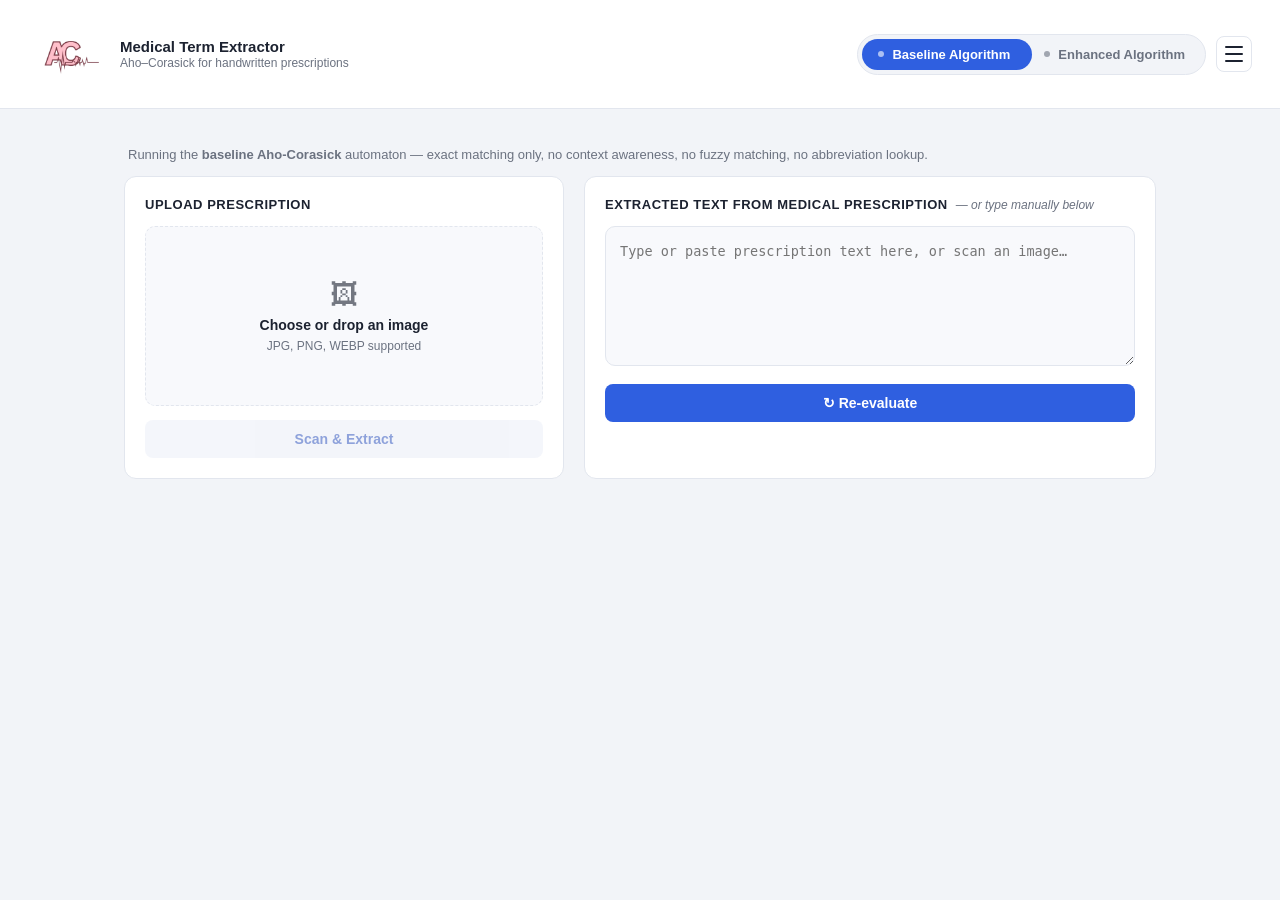
<file: medterm-extractor/medterm-extractor/frontend/index.html>
<!DOCTYPE html>
<html lang="en">
<head>
<meta charset="UTF-8" />
<meta name="viewport" content="width=device-width, initial-scale=1.0" />
<title>Medical Term Extractor — Aho-Corasick</title>
<link rel="stylesheet" href="style.css" />
</head>
<body>

  <header class="topbar">
    <div class="brand">
      <img class="brand-mark" src="logoo.png" alt="Medical Term Extractor logo" />
      <div class="brand-text">
        <span class="brand-title">Medical Term Extractor</span>
        <span class="brand-sub">Aho–Corasick for handwritten prescriptions</span>
      </div>
    </div>

    <nav class="mode-switch" role="tablist" aria-label="Algorithm mode">
      <div class="mode-toggle">
        <button class="mode-btn active" data-mode="original" role="tab" aria-selected="true">
          <span class="mode-dot"></span>
          Baseline Algorithm
        </button>
        <button class="mode-btn" data-mode="enhanced" role="tab" aria-selected="false">
          <span class="mode-dot"></span>
          Enhanced Algorithm
        </button>
        <span class="mode-thumb" aria-hidden="true"></span>
      </div>

      <button class="hamburger" id="hamburgerBtn" aria-label="Toggle menu">
      <span></span>
      <span></span>
      <span></span>
      </button>

      <div class="nav-links" id="navLinks">
        <a href="sop1/index.html">Repeated Failure Link Traversal (Skip Table)</a>
        <a href="sop2/index.html">Scattered Non-Contiguous Node Allocation (Two-Pass Breadth-First Search)</a>
        <a href="sop3/index.html">Full Alphabet Transition Storage (Tiered Hot or Cold Storage)</a>
      </div>
      
    </nav>


  </header>

  <main class="layout">

    <p class="mode-caption" id="modeCaption">
      Running the <strong>baseline Aho-Corasick</strong> automaton — exact matching only, no context awareness, no fuzzy matching, no abbreviation lookup.
    </p>

    <section class="panels">
      <!-- LEFT: upload -->
      <div class="card">
        <h2 class="card-title">Upload Prescription</h2>

        <label class="dropzone" id="dropzone" for="fileInput">
          <input type="file" id="fileInput" accept="image/jpeg,image/png,image/webp" hidden />
          <div class="dropzone-icon">🖼</div>
          <div class="dropzone-title" id="dropzoneTitle">Choose or drop an image</div>
          <div class="dropzone-sub">JPG, PNG, WEBP supported</div>
          <img id="previewImg" class="preview-img" alt="Prescription preview" hidden />
        </label>

        <button class="btn btn-secondary" id="scanBtn" disabled>
          <span class="spinner" id="scanSpinner" hidden></span>
          <span id="scanBtnLabel">Scan &amp; Extract</span>
        </button>
      </div>

      <!-- RIGHT: extracted text -->
      <div class="card">
        <div class="card-title-row">
          <h2 class="card-title">Extracted Text from Medical Prescription</h2>
          <span class="hint">— or type manually below</span>
        </div>

        <textarea id="textInput" class="text-input"
          placeholder="Type or paste prescription text here, or scan an image…"></textarea>

        <button class="btn btn-primary" id="evaluateBtn">
          <span class="spinner" id="evalSpinner" hidden></span>
          <span id="evalBtnLabel">↻ Re-evaluate</span>
        </button>
      </div>
    </section>

    <!-- RESULTS -->
    <section class="results-card" id="resultsCard">
      <div id="resultsContent" hidden>
        <div class="results-header">
          <h2 class="card-title">Analysis Results</h2>
          <span class="badge" id="resultModeBadge">ORIGINAL</span>
        </div>

        <div class="highlighted-text" id="highlightedText"></div>

        <div class="results-grid">
          <div class="results-col">
            <h3 class="results-subtitle">Identified Medical Terms</h3>
            <table class="terms-table" id="termsTable">
              <thead>
                <tr>
                  <th>Term</th>
                  <th>Category</th>
                  <th id="confidenceHeader" hidden>Confidence</th>
                  <th id="scoreHeader" hidden>Score</th>
                </tr>
              </thead>
              <tbody id="termsTableBody"></tbody>
            </table>
            <p class="no-terms" id="noTermsMsg" hidden>No medical terms matched.</p>
          </div>

          <div class="results-col" id="abbrevCol" hidden>
            <h3 class="results-subtitle">Abbreviations Panel</h3>
            <ul class="abbrev-list" id="abbrevList"></ul>
          </div>
        </div>
      </div>
    </section>

    <p class="error-banner" id="errorBanner" hidden></p>

  </main>

  <script src="script.js"></script>
</body>
</html>
</file>
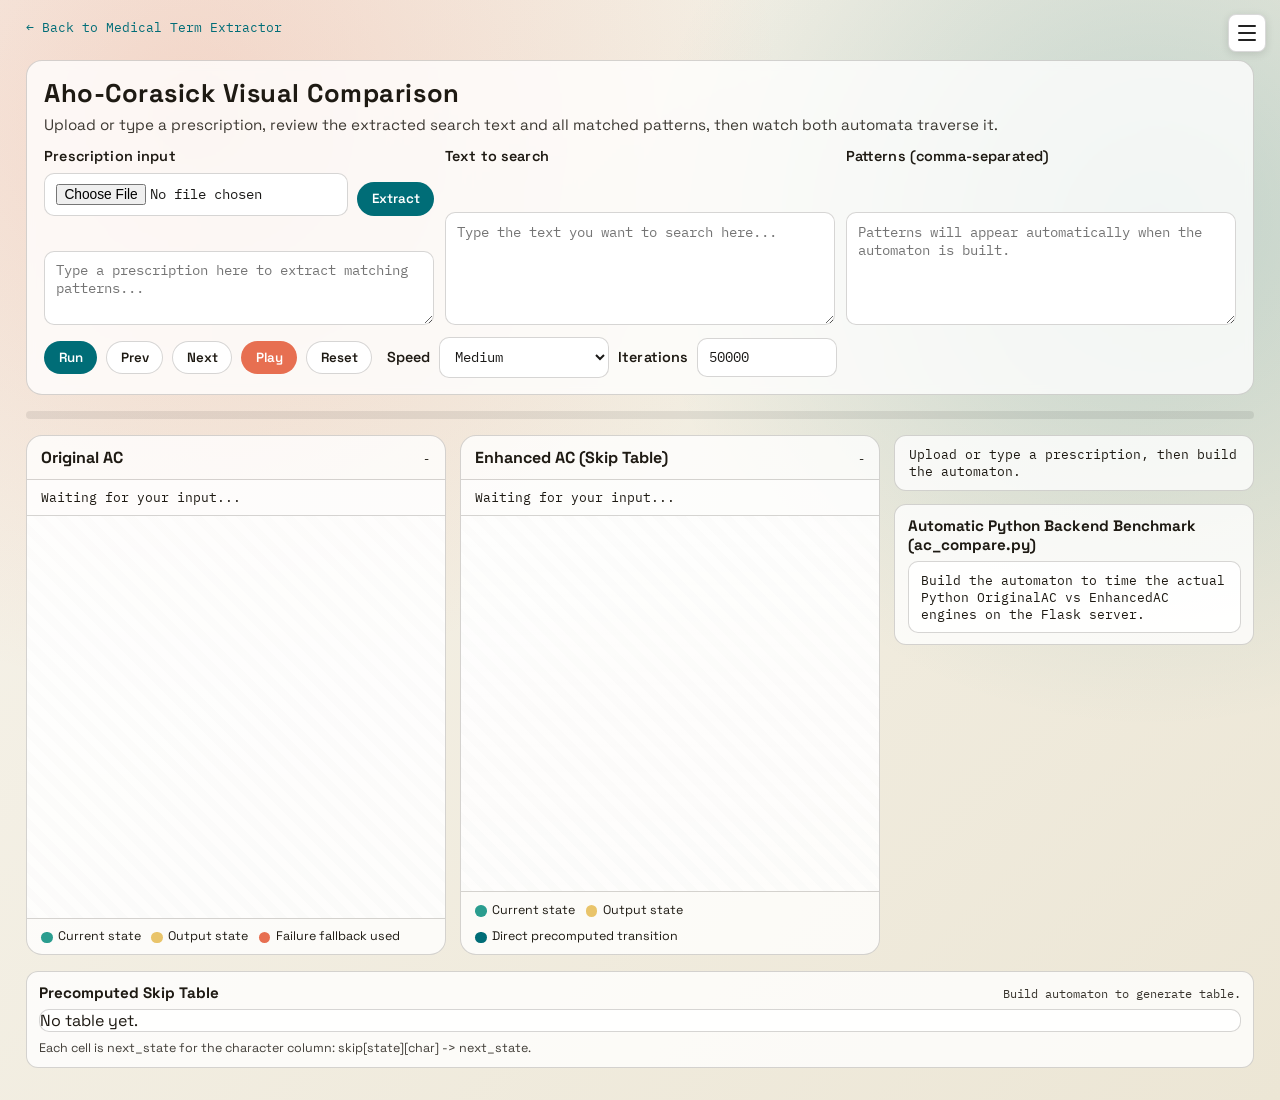
<file: medterm-extractor/medterm-extractor/frontend/sop1/index.html>
<!doctype html>
<html lang="en">
<head>
  <meta charset="UTF-8" />
  <meta name="viewport" content="width=device-width, initial-scale=1.0" />
  <title>Aho-Corasick Side-by-Side Visualizer</title>
  <link rel="preconnect" href="https://fonts.googleapis.com">
  <link rel="preconnect" href="https://fonts.gstatic.com" crossorigin>
  <link href="https://fonts.googleapis.com/css2?family=Space+Grotesk:wght@400;500;700&family=IBM+Plex+Mono:wght@400;600&display=swap" rel="stylesheet">
  <style>
    :root {
      --bg-1: #f7f4ec;
      --bg-2: #ece6d5;
      --ink: #1e1a13;
      --card: rgba(255, 255, 255, 0.78);
      --line: rgba(30, 26, 19, 0.18);
      --accent-a: #006d77;
      --accent-b: #e76f51;
      --accent-c: #f4a261;
      --ok: #2a9d8f;
      --warn: #b44b2d;
    }

    * { box-sizing: border-box; }

    body {
      margin: 0;
      font-family: "Space Grotesk", sans-serif;
      color: var(--ink);
      background:
        radial-gradient(circle at 15% 10%, rgba(231, 111, 81, 0.22), transparent 40%),
        radial-gradient(circle at 90% 20%, rgba(0, 109, 119, 0.2), transparent 35%),
        linear-gradient(135deg, var(--bg-1), var(--bg-2));
      min-height: 100vh;
    }

    .wrap {
      width: min(1400px, 96vw);
      margin: 1.2rem auto 2rem;
      display: grid;
      gap: 1rem;
    }

    .hero {
      background: var(--card);
      border: 1px solid var(--line);
      border-radius: 16px;
      padding: 1rem 1.1rem;
      backdrop-filter: blur(4px);
    }

    h1 {
      margin: 0;
      font-size: clamp(1.15rem, 2vw, 1.65rem);
      letter-spacing: 0.02em;
    }

    .sub {
      margin-top: 0.35rem;
      font-size: 0.95rem;
      opacity: 0.86;
    }

    .control-grid {
      display: grid;
      grid-template-columns: 1fr 1fr 1fr;
      gap: 0.65rem;
    }

    @media (max-width: 900px) {
      .control-grid {
        grid-template-columns: 1fr;
      }
    }

    .upload-row {
      display: grid;
      grid-template-columns: minmax(0, 1fr) auto;
      gap: 0.55rem;
      align-items: end;
    }

    .upload-status {
      grid-column: 1 / -1;
      min-height: 1.1rem;
      font-family: "IBM Plex Mono", monospace;
      font-size: 0.76rem;
      opacity: 0.82;
    }

    .row {
      display: grid;
      gap: 0.55rem;
      grid-template-columns: 1fr;
    }

    .label {
      font-size: 0.9rem;
      font-weight: 600;
      letter-spacing: 0.01em;
    }

    textarea, input, select {
      width: 100%;
      border-radius: 10px;
      border: 1px solid var(--line);
      background: rgba(255, 255, 255, 0.95);
      padding: 0.6rem 0.7rem;
      font-family: "IBM Plex Mono", monospace;
      font-size: 0.86rem;
      color: #1a1917;
    }

    textarea { min-height: 74px; resize: vertical; }

    .buttons {
      display: flex;
      flex-wrap: wrap;
      gap: 0.55rem;
      align-items: center;
    }

    button {
      border: 1px solid var(--line);
      background: white;
      color: var(--ink);
      border-radius: 999px;
      padding: 0.45rem 0.85rem;
      font-family: "Space Grotesk", sans-serif;
      font-weight: 600;
      cursor: pointer;
      transition: transform 120ms ease, box-shadow 120ms ease;
    }

    button:hover {
      transform: translateY(-1px);
      box-shadow: 0 6px 12px rgba(0, 0, 0, 0.08);
    }

    button.primary { background: var(--accent-a); color: #fff; border-color: transparent; }
    button.alt { background: var(--accent-b); color: #fff; border-color: transparent; }

    .panels {
      display: grid;
      grid-template-columns: 1fr;
      gap: 0.9rem;
    }

    .analysis-layout {
      display: grid;
      grid-template-columns: minmax(0, 1fr) minmax(270px, 360px);
      gap: 0.9rem;
      align-items: start;
    }

    .results-column {
      display: grid;
      gap: 0.8rem;
      position: sticky;
      top: 1rem;
    }

    @media (min-width: 1120px) {
      .panels {
        grid-template-columns: 1fr 1fr;
      }
    }

    @media (max-width: 900px) {
      .analysis-layout { grid-template-columns: 1fr; }
      .results-column { position: static; }
    }

    .panel {
      background: var(--card);
      border: 1px solid var(--line);
      border-radius: 16px;
      overflow: hidden;
      display: grid;
      grid-template-rows: auto auto 1fr auto;
      min-height: 520px;
    }

    .panel-head {
      padding: 0.7rem 0.9rem;
      border-bottom: 1px solid var(--line);
      display: flex;
      justify-content: space-between;
      align-items: baseline;
    }

    .panel-title {
      font-size: 1rem;
      font-weight: 700;
    }

    .meta {
      font-family: "IBM Plex Mono", monospace;
      font-size: 0.76rem;
      opacity: 0.9;
    }

    .step-strip {
      padding: 0.55rem 0.9rem;
      border-bottom: 1px solid var(--line);
      font-family: "IBM Plex Mono", monospace;
      font-size: 0.82rem;
      background: rgba(255, 255, 255, 0.55);
    }

    .canvas-wrap {
      position: relative;
      min-height: 290px;
      background:
        linear-gradient(180deg, rgba(255, 255, 255, 0.66), rgba(255, 255, 255, 0.54)),
        repeating-linear-gradient(
          45deg,
          rgba(0, 0, 0, 0.02),
          rgba(0, 0, 0, 0.02) 8px,
          rgba(0, 0, 0, 0.0) 8px,
          rgba(0, 0, 0, 0.0) 16px
        );
      overflow: auto;
    }

    svg {
      width: 100%;
      min-height: 360px;
      display: block;
    }

    .legend {
      padding: 0.6rem 0.9rem;
      border-top: 1px solid var(--line);
      display: flex;
      flex-wrap: wrap;
      gap: 0.65rem;
      font-size: 0.78rem;
      align-items: center;
    }

    .dot {
      width: 0.72rem;
      height: 0.72rem;
      border-radius: 50%;
      display: inline-block;
      margin-right: 0.34rem;
      vertical-align: middle;
    }

    .status {
      background: var(--card);
      border: 1px solid var(--line);
      border-radius: 12px;
      padding: 0.62rem 0.85rem;
      font-family: "IBM Plex Mono", monospace;
      font-size: 0.82rem;
      white-space: pre-wrap;
    }

    .matches {
      display: grid;
      grid-template-columns: 1fr;
      gap: 0.8rem;
    }

    @media (min-width: 860px) {
      .matches { grid-template-columns: 1fr 1fr; }
    }

    .match-box {
      background: rgba(255, 255, 255, 0.8);
      border: 1px solid var(--line);
      border-radius: 12px;
      padding: 0.6rem 0.75rem;
      min-height: 92px;
      font-family: "IBM Plex Mono", monospace;
      font-size: 0.78rem;
      overflow: auto;
    }

    .bar {
      height: 8px;
      border-radius: 999px;
      background: rgba(0, 0, 0, 0.08);
      overflow: hidden;
    }

    .bar > span {
      display: block;
      height: 100%;
      background: linear-gradient(90deg, var(--accent-a), var(--accent-c));
      width: 0%;
      transition: width 120ms linear;
    }

    .skip-wrap {
      background: var(--card);
      border: 1px solid var(--line);
      border-radius: 12px;
      padding: 0.7rem 0.8rem;
      display: grid;
      gap: 0.45rem;
    }

    .skip-head {
      display: flex;
      justify-content: space-between;
      gap: 0.75rem;
      align-items: baseline;
      flex-wrap: wrap;
    }

    .skip-title {
      font-size: 0.95rem;
      font-weight: 700;
    }

    .skip-meta {
      font-family: "IBM Plex Mono", monospace;
      font-size: 0.76rem;
      opacity: 0.88;
    }

    .skip-table-box {
      max-height: 280px;
      overflow: auto;
      border: 1px solid var(--line);
      border-radius: 10px;
      background: rgba(255, 255, 255, 0.86);
    }

    table.skip-table {
      border-collapse: collapse;
      width: max-content;
      min-width: 100%;
      font-family: "IBM Plex Mono", monospace;
      font-size: 0.73rem;
    }

    .skip-table th,
    .skip-table td {
      border: 1px solid rgba(30, 26, 19, 0.16);
      padding: 0.28rem 0.36rem;
      text-align: center;
      white-space: nowrap;
    }

    .skip-table thead th {
      position: sticky;
      top: 0;
      background: #f5efe0;
      z-index: 2;
    }

    .skip-table th:first-child,
    .skip-table td:first-child {
      position: sticky;
      left: 0;
      background: #f9f4e9;
      z-index: 1;
      font-weight: 700;
    }

    .skip-note {
      font-size: 0.78rem;
      opacity: 0.84;
    }

    .bench-wrap {
      background: var(--card);
      border: 1px solid var(--line);
      border-radius: 12px;
      padding: 0.7rem 0.8rem;
      display: grid;
      gap: 0.45rem;
    }

    .bench-title {
      font-size: 0.95rem;
      font-weight: 700;
    }

    .bench-box {
      background: rgba(255, 255, 255, 0.86);
      border: 1px solid var(--line);
      border-radius: 10px;
      padding: 0.6rem 0.75rem;
      font-family: "IBM Plex Mono", monospace;
      font-size: 0.8rem;
      white-space: pre-wrap;
    }
  </style>
  <style>
    .site-nav { position: fixed; top: 14px; right: 14px; z-index: 1000; font-family: "Space Grotesk", sans-serif; }
    .site-nav .hamburger { display: flex; flex-direction: column; justify-content: center; gap: 5px; width: 38px; height: 38px; background: #fff; border: 1px solid rgba(0,0,0,0.15); border-radius: 8px; cursor: pointer; box-shadow: 0 2px 8px rgba(0,0,0,0.12); padding: 0; }
    .site-nav .hamburger span { display: block; height: 2px; width: 18px; margin: 0 auto; background: #222; border-radius: 2px; transition: transform 0.2s ease, opacity 0.2s ease; }
    .site-nav .hamburger.open span:nth-child(1) { transform: translateY(7px) rotate(45deg); }
    .site-nav .hamburger.open span:nth-child(2) { opacity: 0; }
    .site-nav .hamburger.open span:nth-child(3) { transform: translateY(-7px) rotate(-45deg); }
    .site-nav .nav-links { display: none; flex-direction: column; gap: 4px; position: absolute; top: calc(100% + 8px); right: 0; background: #fff; border: 1px solid rgba(0,0,0,0.15); border-radius: 10px; padding: 8px; box-shadow: 0 8px 24px rgba(0,0,0,0.15); min-width: 240px; }
    .site-nav .nav-links.open { display: flex; }
    .site-nav .nav-links a { color: #1e1a13; text-decoration: none; font-size: 13px; font-weight: 600; padding: 8px 10px; border-radius: 8px; }
    .site-nav .nav-links a:hover { background: #f2f0e8; }
    .site-nav .nav-links a.current { color: #006d77; }
  </style>
</head>
<body>
  <div class="site-nav">
    <button class="hamburger" id="siteHamburgerBtn" aria-label="Toggle menu"><span></span><span></span><span></span></button>
    <div class="nav-links" id="siteNavLinks">
      <a href="../index.html">Home</a>
      <a href="../sop1/index.html" class="current">SOP 1: Repeated Failure Link Traversal (Skip Table)</a>
      <a href="../sop2/index.html">SOP 2: Scattered Non-Contiguous Node Allocation (Two-Pass BFS)</a>
      <a href="../sop3/index.html">SOP 3: Full Alphabet Transition Storage (Tiered Hot/Cold)</a>
    </div>
  </div>
  <div class="wrap">
    <a href="../index.html" style="display:inline-block;margin-bottom:0.5rem;font-family:'IBM Plex Mono',monospace;font-size:0.8rem;color:#006d77;text-decoration:none;">&larr; Back to Medical Term Extractor</a>
    <section class="hero">
      <h1>Aho-Corasick Visual Comparison</h1>
      <div class="sub">Upload or type a prescription, review the extracted search text and all matched patterns, then watch both automata traverse it.</div>
      <div class="control-grid" style="margin-top:0.8rem;">
        <div class="row">
          <label class="label" for="prescription">Prescription input</label>
          <div class="upload-row">
            <input id="prescriptionImage" type="file" accept="image/*" />
            <button class="primary" id="extractImage">Extract</button>
            <div class="upload-status" id="uploadStatus" aria-live="polite"></div>
          </div>
          <textarea id="prescription" placeholder="Type a prescription here to extract matching patterns..."></textarea>
        </div>
        <div class="row">
          <label class="label" for="text">Text to search</label>
          <textarea id="text" placeholder="Type the text you want to search here..."></textarea>
        </div>
        <div class="row">
          <label class="label" for="patterns">Patterns (comma-separated)</label>
          <textarea id="patterns" placeholder="Patterns will appear automatically when the automaton is built."></textarea>
        </div>
      </div>
      <div class="buttons" style="margin-top:0.75rem;">
        <button class="primary" id="buildRun">Run</button>
        <button id="prevStep">Prev</button>
        <button id="nextStep">Next</button>
        <button class="alt" id="playPause">Play</button>
        <button id="reset">Reset</button>
        <label class="label" for="speed" style="margin-left:0.35rem;">Speed</label>
        <select id="speed" style="max-width:170px;">
          <option value="900">Slow</option>
          <option value="500" selected>Medium</option>
          <option value="220">Fast</option>
        </select>
        <label class="label" for="benchIterations">Iterations</label>
        <input id="benchIterations" type="number" min="100" step="100" value="50000" style="max-width:140px;" />
      </div>
    </section>

    <div class="bar"><span id="progressFill"></span></div>

    <div class="analysis-layout">
      <section class="panels">
        <article class="panel">
        <div class="panel-head">
          <div class="panel-title">Original AC</div>
          <div class="meta" id="metaOriginal">-</div>
        </div>
        <div class="step-strip" id="stepOriginal">Waiting...</div>
        <div class="canvas-wrap"><svg id="svgOriginal"></svg></div>
        <div class="legend">
          <span><span class="dot" style="background:#2a9d8f"></span>Current state</span>
          <span><span class="dot" style="background:#e9c46a"></span>Output state</span>
          <span><span class="dot" style="background:#e76f51"></span>Failure fallback used</span>
        </div>
        </article>

        <article class="panel">
        <div class="panel-head">
          <div class="panel-title">Enhanced AC (Skip Table)</div>
          <div class="meta" id="metaEnhanced">-</div>
        </div>
        <div class="step-strip" id="stepEnhanced">Waiting...</div>
        <div class="canvas-wrap"><svg id="svgEnhanced"></svg></div>
        <div class="legend">
          <span><span class="dot" style="background:#2a9d8f"></span>Current state</span>
          <span><span class="dot" style="background:#e9c46a"></span>Output state</span>
          <span><span class="dot" style="background:#006d77"></span>Direct precomputed transition</span>
        </div>
        </article>
      </section>

      <aside class="results-column" aria-label="Pattern matching results">
        <section class="status" id="status">Build the automaton to begin.</section>

        <section class="bench-wrap">
          <div class="bench-title">Automatic Python Backend Benchmark (ac_compare.py)</div>
          <div class="bench-box" id="pyBenchmarkBox">Build the automaton to time the actual Python OriginalAC vs EnhancedAC engines on the Flask server.</div>
        </section>
      </aside>
    </div>

    <section class="skip-wrap">
      <div class="skip-head">
        <div class="skip-title">Precomputed Skip Table</div>
        <div class="skip-meta" id="skipMeta">Build automaton to generate table.</div>
      </div>
      <div class="skip-table-box" id="skipTableBox">No table yet.</div>
      <div class="skip-note">Each cell is next_state for the character column: skip[state][char] -&gt; next_state.</div>
    </section>
  </div>

  <script>
    const SIGMA = Array.from("ABCDEFGHIJKLMNOPQRSTUVWXYZ0123456789 .,-/%()+:");
    const CHAR_INDEX = new Map(SIGMA.map((c, i) => [c, i]));
    const DEFAULT_PATTERN_CATALOG = [
      "BIOGESIC", "PARACETAMOL", "IBUPROFEN", "COLD", "COLD COMPRESS", "FEVER", "BID", "TAB", "MG"
    ];

    const ui = {
      prescription: document.getElementById("prescription"),
      prescriptionImage: document.getElementById("prescriptionImage"),
      extractImage: document.getElementById("extractImage"),
      uploadStatus: document.getElementById("uploadStatus"),
      patterns: document.getElementById("patterns"),
      text: document.getElementById("text"),
      buildRun: document.getElementById("buildRun"),
      benchIterations: document.getElementById("benchIterations"),
      prevStep: document.getElementById("prevStep"),
      nextStep: document.getElementById("nextStep"),
      playPause: document.getElementById("playPause"),
      reset: document.getElementById("reset"),
      speed: document.getElementById("speed"),
      stepOriginal: document.getElementById("stepOriginal"),
      stepEnhanced: document.getElementById("stepEnhanced"),
      status: document.getElementById("status"),
      metaOriginal: document.getElementById("metaOriginal"),
      metaEnhanced: document.getElementById("metaEnhanced"),
      skipMeta: document.getElementById("skipMeta"),
      skipTableBox: document.getElementById("skipTableBox"),
      pyBenchmarkBox: document.getElementById("pyBenchmarkBox"),
      svgOriginal: document.getElementById("svgOriginal"),
      svgEnhanced: document.getElementById("svgEnhanced"),
      progressFill: document.getElementById("progressFill")
    };

    const sharedText = sessionStorage.getItem("medtermExtractorText");
    if (sharedText && !ui.prescription.value.trim()) {
      ui.prescription.value = sharedText;
      ui.text.value = sharedText;
      ui.uploadStatus.textContent = "Prescription text restored from the main extractor.";
    }

    const state = {
      automaton: null,
      stepsOriginal: [],
      stepsEnhanced: [],
      matchesOriginal: [],
      matchesEnhanced: [],
      idx: -1,
      timer: null,
      benchmarkStarted: false
    };

    function normalizeText(text) {
      let t = (text || "").toUpperCase();
      t = t.replace(/[^A-Z0-9 .,\-/%()+:]/g, " ");
      t = t.replace(/\s+/g, " ").trim();
      return t;
    }

    function parsePatterns(raw) {
      const parts = (raw || "")
        .split(",")
        .map(s => normalizeText(s))
        .filter(Boolean);
      return Array.from(new Set(parts));
    }

    async function discoverPatterns(text) {
      const response = await fetch("/api/analyze", {
        method: "POST",
        headers: { "Content-Type": "application/json" },
        body: JSON.stringify({ text, mode: "enhanced" })
      });
      const data = await response.json();
      if (!response.ok) throw new Error(data.error || "Pattern extraction failed.");

      const found = Array.from(new Set(
        (data.matches || []).map(match => match.matched_dictionary_term || match.term).filter(Boolean)
      ));
      ui.patterns.value = found.join(", ");
      return found;
    }

    async function extractFromImage() {
      const file = ui.prescriptionImage.files[0];
      if (!file) {
        ui.uploadStatus.textContent = "Choose a prescription image first.";
        return;
      }

      const formData = new FormData();
      formData.append("image", file);
      ui.extractImage.disabled = true;
      ui.uploadStatus.textContent = "Reading prescription image...";

      try {
        const response = await fetch("/api/ocr", { method: "POST", body: formData });
        const data = await response.json();
        if (!response.ok) throw new Error(data.error || "OCR failed.");

        const extracted = (data.text || "").trim();
        if (!extracted) throw new Error("No text was detected in the image.");
        ui.prescription.value = extracted;
        ui.text.value = extracted;
        ui.uploadStatus.textContent = `Extracted ${extracted.length} characters from the image.`;
        ui.status.textContent = "Image text loaded. Build the automaton to find dictionary patterns automatically.";
      } catch (err) {
        ui.uploadStatus.textContent = `Image extraction failed: ${err.message}`;
      } finally {
        ui.extractImage.disabled = false;
      }
    }

    function createNode(id) {
      return { id, children: new Map(), fail: 0, outputs: [], depth: 0 };
    }

    function buildAutomaton(patterns) {
      const nodes = [createNode(0)];

      for (const pat of patterns) {
        let cur = 0;
        for (const ch of pat) {
          if (!nodes[cur].children.has(ch)) {
            const id = nodes.length;
            nodes.push(createNode(id));
            nodes[id].depth = nodes[cur].depth + 1;
            nodes[cur].children.set(ch, id);
          }
          cur = nodes[cur].children.get(ch);
        }
        if (!nodes[cur].outputs.includes(pat)) nodes[cur].outputs.push(pat);
      }

      const q = [];
      for (const [, childId] of nodes[0].children) {
        nodes[childId].fail = 0;
        q.push(childId);
      }

      while (q.length) {
        const v = q.shift();
        for (const [ch, u] of nodes[v].children) {
          let f = nodes[v].fail;
          while (f !== 0 && !nodes[f].children.has(ch)) f = nodes[f].fail;
          if (nodes[f].children.has(ch)) nodes[u].fail = nodes[f].children.get(ch);
          else nodes[u].fail = 0;
          for (const out of nodes[nodes[u].fail].outputs) {
            if (!nodes[u].outputs.includes(out)) nodes[u].outputs.push(out);
          }
          q.push(u);
        }
      }

      const skip = Array.from({ length: nodes.length }, () => Array(SIGMA.length).fill(0));
      for (const n of nodes) {
        for (const ch of SIGMA) {
          const idx = CHAR_INDEX.get(ch);
          if (n.children.has(ch)) {
            skip[n.id][idx] = n.children.get(ch);
          } else {
            let f = n.fail;
            while (f !== 0 && !nodes[f].children.has(ch)) f = nodes[f].fail;
            skip[n.id][idx] = nodes[f].children.has(ch) ? nodes[f].children.get(ch) : 0;
          }
        }
      }

      return { nodes, skip };
    }

    function simulateOriginal(automaton, text) {
      const { nodes } = automaton;
      const steps = [];
      const matches = [];
      let current = 0;
      let hops = 0;

      for (let i = 0; i < text.length; i++) {
        const ch = text[i];
        const from = current;
        const fails = [];

        if (!CHAR_INDEX.has(ch)) {
          current = 0;
          steps.push({ i, ch, from, to: current, fails, outputs: [], hopsTotal: hops, skipped: true });
          continue;
        }

        while (current !== 0 && !nodes[current].children.has(ch)) {
          fails.push(current);
          current = nodes[current].fail;
          hops++;
        }

        if (nodes[current].children.has(ch)) current = nodes[current].children.get(ch);
        else current = 0;

        const outs = [...nodes[current].outputs];
        for (const pat of outs) {
          matches.push({ pattern: pat, start: i - pat.length + 1, end: i });
        }

        steps.push({ i, ch, from, to: current, fails, outputs: outs, hopsTotal: hops, skipped: false });
      }

      return { steps, matches, hopsTotal: hops };
    }

    function simulateEnhanced(automaton, text) {
      const { nodes, skip } = automaton;
      const steps = [];
      const matches = [];
      let current = 0;

      for (let i = 0; i < text.length; i++) {
        const ch = text[i];
        const from = current;

        if (!CHAR_INDEX.has(ch)) {
          current = 0;
          steps.push({ i, ch, from, to: current, outputs: [], skipped: true });
          continue;
        }

        current = skip[current][CHAR_INDEX.get(ch)];
        const outs = [...nodes[current].outputs];
        for (const pat of outs) {
          matches.push({ pattern: pat, start: i - pat.length + 1, end: i });
        }

        steps.push({ i, ch, from, to: current, outputs: outs, skipped: false });
      }

      return { steps, matches };
    }

    function searchOriginalFast(automaton, text) {
      const { nodes } = automaton;
      let current = 0;
      let hops = 0;
      let matchCount = 0;
      for (let i = 0; i < text.length; i++) {
        const ch = text[i];
        if (!CHAR_INDEX.has(ch)) {
          current = 0;
          continue;
        }
        while (current !== 0 && !nodes[current].children.has(ch)) {
          current = nodes[current].fail;
          hops++;
        }
        if (nodes[current].children.has(ch)) current = nodes[current].children.get(ch);
        else current = 0;
        matchCount += nodes[current].outputs.length;
      }
      return { matchCount, hops };
    }

    function searchEnhancedFast(automaton, text) {
      const { nodes, skip } = automaton;
      let current = 0;
      let matchCount = 0;
      for (let i = 0; i < text.length; i++) {
        const ch = text[i];
        if (!CHAR_INDEX.has(ch)) {
          current = 0;
          continue;
        }
        current = skip[current][CHAR_INDEX.get(ch)];
        matchCount += nodes[current].outputs.length;
      }
      return { matchCount };
    }

    function groupByDepth(nodes) {
      const levels = [];
      for (const n of nodes) {
        if (!levels[n.depth]) levels[n.depth] = [];
        levels[n.depth].push(n.id);
      }
      return levels;
    }

    function computePositions(nodes, width, height) {
      const levels = groupByDepth(nodes);
      const maxDepth = Math.max(0, levels.length - 1);
      const pos = new Map();
      const padX = 72;
      const padY = 56;
      const xSpan = Math.max(180, width - padX * 2);
      const ySpan = Math.max(180, height - padY * 2);

      levels.forEach((ids, depth) => {
        const x = maxDepth === 0 ? width / 2 : padX + (depth / maxDepth) * xSpan;
        const n = ids.length;
        ids.forEach((id, i) => {
          const y = n === 1 ? height / 2 : padY + (i / (n - 1)) * ySpan;
          pos.set(id, { x, y });
        });
      });
      return pos;
    }

    function svgEl(name, attrs = {}) {
      const el = document.createElementNS("http://www.w3.org/2000/svg", name);
      for (const [k, v] of Object.entries(attrs)) el.setAttribute(k, String(v));
      return el;
    }

    function drawGraph(svg, automaton, options) {
      const { nodes } = automaton;
      const w = Math.max(1000, svg.clientWidth || 1000);
      const h = Math.max(420, Math.max(420, nodes.length * 4));
      svg.setAttribute("viewBox", `0 0 ${w} ${h}`);
      svg.innerHTML = "";

      const pos = computePositions(nodes, w, h);

      for (const node of nodes) {
        for (const [ch, child] of node.children) {
          const a = pos.get(node.id);
          const b = pos.get(child);
          const line = svgEl("line", {
            x1: a.x, y1: a.y, x2: b.x, y2: b.y,
            stroke: "rgba(0,0,0,0.24)",
            "stroke-width": 1.4
          });
          svg.appendChild(line);

          if (nodes.length <= 65) {
            const tx = (a.x + b.x) / 2;
            const ty = (a.y + b.y) / 2;
            const lbl = svgEl("text", {
              x: tx, y: ty - 4,
              "text-anchor": "middle",
              "font-size": 9,
              fill: "rgba(0,0,0,0.72)",
              "font-family": "IBM Plex Mono"
            });
            lbl.textContent = ch === " " ? "SP" : ch;
            svg.appendChild(lbl);
          }
        }
      }

      if (options.failNodes && options.failNodes.length) {
        for (const id of options.failNodes) {
          const p1 = pos.get(id);
          const p2 = pos.get(nodes[id].fail);
          if (!p1 || !p2) continue;
          const failLine = svgEl("line", {
            x1: p1.x, y1: p1.y, x2: p2.x, y2: p2.y,
            stroke: "#e76f51",
            "stroke-width": 2,
            "stroke-dasharray": "4 4",
            opacity: "0.9"
          });
          svg.appendChild(failLine);
        }
      }

      for (const node of nodes) {
        const p = pos.get(node.id);
        let fill = "#ffffff";
        let stroke = "rgba(0,0,0,0.45)";
        let r = 10;

        if (node.id === options.current) {
          fill = "#2a9d8f";
          stroke = "#196359";
          r = 13;
        } else if (node.outputs.length) {
          fill = "#e9c46a";
          stroke = "#9c7a2f";
        }

        const circle = svgEl("circle", {
          cx: p.x, cy: p.y, r,
          fill, stroke, "stroke-width": 1.8
        });
        svg.appendChild(circle);

        if (nodes.length <= 120) {
          const txt = svgEl("text", {
            x: p.x,
            y: p.y + 3,
            "text-anchor": "middle",
            "font-size": 8,
            fill: "#1a1a1a",
            "font-family": "IBM Plex Mono"
          });
          txt.textContent = String(node.id);
          svg.appendChild(txt);
        }
      }
    }

    function renderStep() {
      const idx = state.idx;
      const total = state.stepsOriginal.length;
      const hasStep = idx >= 0 && idx < total;

      const progress = total > 0 ? ((Math.max(idx, 0) + 1) / total) * 100 : 0;
      ui.progressFill.style.width = `${Math.min(100, Math.max(0, progress))}%`;

      if (!hasStep) {
        drawGraph(ui.svgOriginal, state.automaton, { current: 0, failNodes: [] });
        drawGraph(ui.svgEnhanced, state.automaton, { current: 0, failNodes: [] });
        ui.stepOriginal.textContent = "Step: -";
        ui.stepEnhanced.textContent = "Step: -";
        return;
      }

      const o = state.stepsOriginal[idx];
      const e = state.stepsEnhanced[idx];

      drawGraph(ui.svgOriginal, state.automaton, { current: o.to, failNodes: o.fails });
      drawGraph(ui.svgEnhanced, state.automaton, { current: e.to, failNodes: [] });

      const charTxt = o.ch === " " ? "[space]" : o.ch;
      ui.stepOriginal.textContent =
        `i=${o.i} ch=${charTxt} from=${o.from} to=${o.to} failHopsThisStep=${o.fails.length} totalHops=${o.hopsTotal} outputs=${o.outputs.join("|") || "none"}`;
      ui.stepEnhanced.textContent =
        `i=${e.i} ch=${charTxt} from=${e.from} to=${e.to} skipTransition=1 outputs=${e.outputs.join("|") || "none"}`;

      ui.status.textContent =
        `Text length: ${total} | Step: ${idx + 1}/${total}\n` +
        `Original fail hops so far: ${o.hopsTotal} | Enhanced fail hops: 0\n` +
        `Current char: ${charTxt}`;
    }

    function formatMatches(ms) {
      if (!ms.length) return "No matches.";
      return ms
        .map(m => `${m.pattern} @ ${m.start}-${m.end}`)
        .join("\n");
    }

    function renderSkipTable(automaton) {
      const { nodes, skip } = automaton;
      const headCols = SIGMA.map(ch => `<th>${ch === " " ? "SP" : ch}</th>`).join("");
      let body = "";
      for (let s = 0; s < nodes.length; s++) {
        const row = skip[s];
        const cells = row.map(v => `<td>${v}</td>`).join("");
        body += `<tr><td>S${s}</td>${cells}</tr>`;
      }
      ui.skipTableBox.innerHTML =
        `<table class="skip-table"><thead><tr><th>State</th>${headCols}</tr></thead><tbody>${body}</tbody></table>`;
      ui.skipMeta.textContent = `states=${nodes.length}, alphabet=${SIGMA.length}, totalCells=${nodes.length * SIGMA.length}`;
    }

    function stopPlay() {
      if (state.timer) {
        clearInterval(state.timer);
        state.timer = null;
      }
      ui.playPause.textContent = "Play";
    }

    function play() {
      stopPlay();
      const delay = Number(ui.speed.value);
      ui.playPause.textContent = "Pause";
      state.timer = setInterval(() => {
        if (state.idx >= state.stepsOriginal.length - 1) {
          stopPlay();
          runBenchmarkWhenComplete();
          return;
        }
        state.idx += 1;
        renderStep();
      }, delay);
    }

    function runBenchmarkWhenComplete() {
      if (state.benchmarkStarted || state.idx < state.stepsOriginal.length - 1) return;
      state.benchmarkStarted = true;
      ui.status.textContent += "\nTraversal complete. Running benchmark...";
      runPythonBenchmarkMode();
    }

    async function buildAndRun() {
      stopPlay();

      let patterns = parsePatterns(ui.patterns.value);
      let text = normalizeText(ui.text.value);

      if (ui.prescription.value.trim()) {
        ui.status.textContent = "Finding dictionary patterns from the prescription...";
        try {
          const prescriptionText = normalizeText(ui.prescription.value);
          await discoverPatterns(prescriptionText);
          if (!text) {
            ui.text.value = prescriptionText;
            text = prescriptionText;
          }
          patterns = parsePatterns(ui.patterns.value);
        } catch (err) {
          ui.status.textContent = `Pattern extraction failed: ${err.message}`;
          return;
        }
      }

      if (!patterns.length) {
        ui.status.textContent = "No patterns found. Upload or type a prescription first.";
        return;
      }

      if (!text.length) {
        ui.status.textContent = "Please provide text to search, then click Build Automaton + Run.";
        return;
      }

      const t0 = performance.now();
      const automaton = buildAutomaton(patterns);
      const t1 = performance.now();
      const simO = simulateOriginal(automaton, text);
      const t2 = performance.now();
      const simE = simulateEnhanced(automaton, text);
      const t3 = performance.now();

      state.automaton = automaton;
      state.stepsOriginal = simO.steps;
      state.stepsEnhanced = simE.steps;
      state.matchesOriginal = simO.matches;
      state.matchesEnhanced = simE.matches;
      state.idx = -1;
      state.benchmarkStarted = false;

      ui.metaOriginal.textContent = `nodes=${automaton.nodes.length} | build=${(t1 - t0).toFixed(2)}ms | run=${(t2 - t1).toFixed(2)}ms`;
      ui.metaEnhanced.textContent = `nodes=${automaton.nodes.length} | skipReady=yes | run=${(t3 - t2).toFixed(2)}ms`;

      renderSkipTable(automaton);

      ui.status.textContent =
        `Automaton built with ${automaton.nodes.length} nodes.\n` +
        `Original total failure hops: ${simO.hopsTotal}.\n` +
        `Enhanced uses precomputed skip table transitions only.`;

      renderStep();
      play();
    }

    ui.buildRun.addEventListener("click", buildAndRun);

    async function runPythonBenchmarkMode() {
      const text = (ui.text.value || ui.prescription.value || "").trim();
      if (!text) {
        ui.pyBenchmarkBox.textContent = "Type some text (in the prescription or search box) before running the Python backend benchmark.";
        return;
      }
      const iterations = Math.max(100, Number(ui.benchIterations.value) || 3000);

      ui.pyBenchmarkBox.textContent = "Running on Flask backend…";

      try {
        const res = await fetch("/api/benchmark", {
          method: "POST",
          headers: { "Content-Type": "application/json" },
          body: JSON.stringify({ text, iterations }),
        });
        const data = await res.json();
        if (!res.ok) throw new Error(data.error || "Benchmark request failed.");

        const o = data.original;
        const e = data.enhanced;
        const winner = data.speedup && data.speedup >= 1 ? "ENHANCED" : "ORIGINAL";
        const factor = data.speedup ? (data.speedup >= 1 ? data.speedup : 1 / data.speedup) : null;

        ui.pyBenchmarkBox.textContent =
          `patterns=${data.pattern_count}, iterations=${data.iterations}\n` +
          `normalizedText="${data.normalized_text}"\n\n` +
          `ORIGINAL   nodes=${o.nodes}  buildTime=${o.build_time_ms}ms  avg=${o.avg_time_us}us/run  failureHops=${o.failure_hops}  hits=${o.hits.length}\n` +
          `ENHANCED   nodes=${e.nodes}  buildTime=${e.build_time_ms}ms  avg=${e.avg_time_us}us/run  failureHops=${e.failure_hops}  hits=${e.hits.length}\n\n` +
          (factor ? `${winner} is ${factor.toFixed(2)}x faster (real Python server-side timing).` : "");
      } catch (err) {
        ui.pyBenchmarkBox.textContent = `Error: ${err.message}`;
      } finally {
      }
    }

    ui.extractImage.addEventListener("click", extractFromImage);
    ui.prevStep.addEventListener("click", () => {
      stopPlay();
      if (!state.stepsOriginal.length) return;
      state.idx = Math.max(-1, state.idx - 1);
      renderStep();
    });

    ui.nextStep.addEventListener("click", () => {
      stopPlay();
      if (!state.stepsOriginal.length) return;
      state.idx = Math.min(state.stepsOriginal.length - 1, state.idx + 1);
      renderStep();
      runBenchmarkWhenComplete();
    });

    ui.playPause.addEventListener("click", () => {
      if (!state.stepsOriginal.length) return;
      if (state.timer) stopPlay();
      else play();
    });

    ui.reset.addEventListener("click", () => {
      stopPlay();
      state.idx = -1;
      state.benchmarkStarted = false;
      renderStep();
      ui.status.textContent = "Reset complete. Press Play or Next to traverse again.";
    });

    window.addEventListener("resize", () => {
      if (!state.automaton) return;
      renderStep();
    });

    ui.status.textContent = "Upload or type a prescription, then build the automaton.";
    ui.stepOriginal.textContent = "Waiting for your input...";
    ui.stepEnhanced.textContent = "Waiting for your input...";
    ui.skipMeta.textContent = "Build automaton to generate table.";
    ui.skipTableBox.textContent = "No table yet.";
    ui.pyBenchmarkBox.textContent = "Build the automaton to time the actual Python OriginalAC vs EnhancedAC engines on the Flask server.";

    const siteHamburgerBtn = document.getElementById("siteHamburgerBtn");
    const siteNavLinks = document.getElementById("siteNavLinks");
    siteHamburgerBtn.addEventListener("click", () => {
      siteHamburgerBtn.classList.toggle("open");
      siteNavLinks.classList.toggle("open");
    });
  </script>
</body>
</html>
</file>
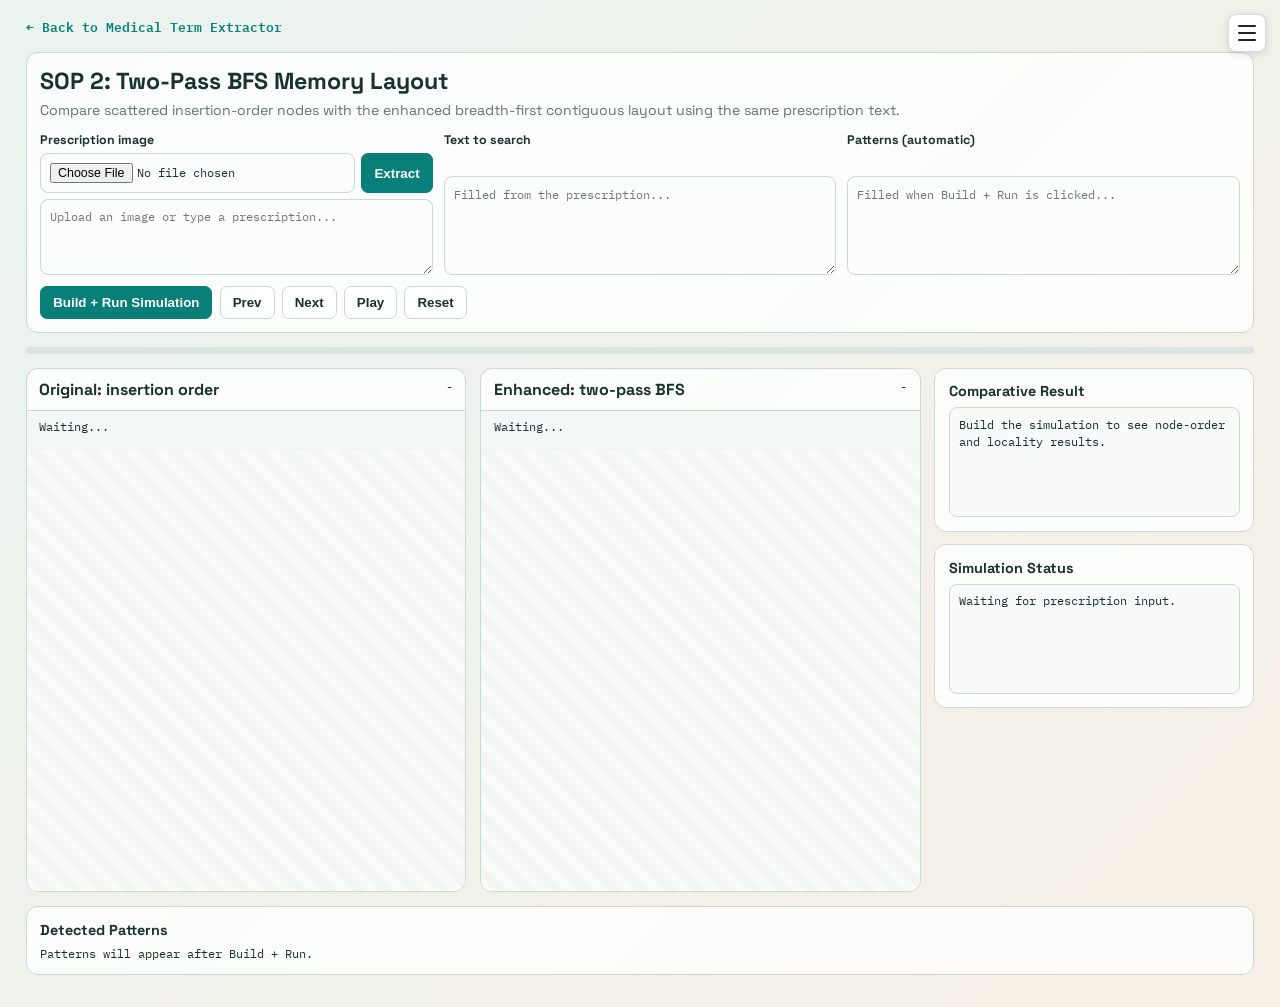
<file: medterm-extractor/medterm-extractor/frontend/sop2/index.html>
<!doctype html>
<html lang="en">
<head>
<meta charset="UTF-8"><meta name="viewport" content="width=device-width, initial-scale=1.0">
<title>SOP 2 | BFS Memory Layout</title>
<link rel="preconnect" href="https://fonts.googleapis.com"><link rel="preconnect" href="https://fonts.gstatic.com" crossorigin>
<link href="https://fonts.googleapis.com/css2?family=Space+Grotesk:wght@400;500;700&family=IBM+Plex+Mono:wght@400;600&display=swap" rel="stylesheet">
<style>
:root{--bg:#eef4f1;--card:#fff;--ink:#18322d;--line:#c9d9d4;--teal:#087f78;--orange:#d96c45;--muted:#60736e}*{box-sizing:border-box}body{margin:0;color:var(--ink);font-family:"Space Grotesk",sans-serif;background:linear-gradient(135deg,#e9f3ef,#f7efe5);min-height:100vh}.wrap{width:min(1450px,96vw);margin:1rem auto 2rem;display:grid;gap:.85rem}a{color:var(--teal);text-decoration:none;font:600 .8rem "IBM Plex Mono",monospace}.hero,.panel,.side section,.skip{background:rgba(255,255,255,.84);border:1px solid var(--line);border-radius:12px;padding:.85rem}.hero h1{margin:0;font-size:1.45rem}.sub{margin:.3rem 0 .8rem;color:var(--muted);font-size:.88rem}.controls{display:grid;grid-template-columns:1fr 1fr 1fr;gap:.7rem}.field{display:grid;gap:.35rem}.label{font-size:.78rem;font-weight:700}textarea,input{width:100%;border:1px solid var(--line);border-radius:8px;padding:.55rem;font: .78rem "IBM Plex Mono",monospace;background:#fbfdfc;color:var(--ink)}textarea{min-height:76px;resize:vertical}.upload{display:grid;grid-template-columns:1fr auto;gap:.4rem}.buttons{display:flex;flex-wrap:wrap;gap:.45rem;margin-top:.7rem}button{border:0;border-radius:7px;padding:.5rem .75rem;background:#fff;border:1px solid var(--line);font-weight:700;color:var(--ink);cursor:pointer}button.primary{background:var(--teal);color:white;border-color:var(--teal)}button:disabled{opacity:.55;cursor:wait}.layout{display:grid;grid-template-columns:minmax(0,1fr) 320px;gap:.85rem;align-items:start}.panels{display:grid;grid-template-columns:1fr 1fr;gap:.85rem}.panel{padding:0;overflow:hidden}.head{padding:.65rem .8rem;border-bottom:1px solid var(--line);display:flex;justify-content:space-between;font-weight:700}.meta,.step,.result,.note{font: .72rem "IBM Plex Mono",monospace}.step{padding:.5rem .8rem;background:#f3f8f6;min-height:2.5rem}.canvas{height:440px;overflow:auto;padding:.5rem;background:repeating-linear-gradient(45deg,#f8fbfa,#f8fbfa 10px,#f2f7f4 10px,#f2f7f4 20px)}svg{min-width:720px;width:100%;height:100%}.side{display:grid;gap:.75rem;position:sticky;top:1rem}.side h2,.skip h2{margin:0 0 .45rem;font-size:.9rem}.result{white-space:pre-wrap;line-height:1.45;min-height:110px;background:#f8fbfa;border:1px solid var(--line);border-radius:8px;padding:.55rem;overflow:auto}.progress{height:7px;background:#d8e5e0;border-radius:10px;overflow:hidden}.progress span{display:block;height:100%;background:var(--orange);width:0}.skip{font-size:.75rem}.tablebox{max-height:270px;overflow:auto;border:1px solid var(--line);border-radius:8px}.skip table{border-collapse:collapse;width:100%;font: .68rem "IBM Plex Mono",monospace}.skip th,.skip td{border:1px solid var(--line);padding:.25rem;text-align:center}.skip th{background:#e7f1ed;position:sticky;top:0}@media(max-width:950px){.controls,.layout,.panels{grid-template-columns:1fr}.side{position:static}.canvas{height:360px}}
</style>
<style>
.site-nav{position:fixed;top:14px;right:14px;z-index:1000;font-family:"Space Grotesk",sans-serif}
.site-nav .hamburger{display:flex;flex-direction:column;justify-content:center;gap:5px;width:38px;height:38px;background:#fff;border:1px solid rgba(0,0,0,0.15);border-radius:8px;cursor:pointer;box-shadow:0 2px 8px rgba(0,0,0,0.12);padding:0}
.site-nav .hamburger span{display:block;height:2px;width:18px;margin:0 auto;background:#222;border-radius:2px;transition:transform .2s ease,opacity .2s ease}
.site-nav .hamburger.open span:nth-child(1){transform:translateY(7px) rotate(45deg)}
.site-nav .hamburger.open span:nth-child(2){opacity:0}
.site-nav .hamburger.open span:nth-child(3){transform:translateY(-7px) rotate(-45deg)}
.site-nav .nav-links{display:none;flex-direction:column;gap:4px;position:absolute;top:calc(100% + 8px);right:0;background:#fff;border:1px solid rgba(0,0,0,0.15);border-radius:10px;padding:8px;box-shadow:0 8px 24px rgba(0,0,0,0.15);min-width:240px}
.site-nav .nav-links.open{display:flex}
.site-nav .nav-links a{color:#18322d;text-decoration:none;font-size:13px;font-weight:600;padding:8px 10px;border-radius:8px}
.site-nav .nav-links a:hover{background:#eef4f1}
.site-nav .nav-links a.current{color:#087f78}
</style>
</head>
<body>
<div class="site-nav">
  <button class="hamburger" id="siteHamburgerBtn" aria-label="Toggle menu"><span></span><span></span><span></span></button>
  <div class="nav-links" id="siteNavLinks">
    <a href="../index.html">Home</a>
    <a href="../sop1/index.html">SOP 1: Repeated Failure Link Traversal (Skip Table)</a>
    <a href="../sop2/index.html" class="current">SOP 2: Scattered Non-Contiguous Node Allocation (Two-Pass BFS)</a>
    <a href="../sop3/index.html">SOP 3: Full Alphabet Transition Storage (Tiered Hot/Cold)</a>
  </div>
</div>
<div class="wrap"><a href="../index.html">&larr; Back to Medical Term Extractor</a>
<section class="hero"><h1>SOP 2: Two-Pass BFS Memory Layout</h1><div class="sub">Compare scattered insertion-order nodes with the enhanced breadth-first contiguous layout using the same prescription text.</div>
<div class="controls"><div class="field"><span class="label">Prescription image</span><div class="upload"><input id="image" type="file" accept="image/*"><button id="ocr" class="primary">Extract</button></div><textarea id="prescription" placeholder="Upload an image or type a prescription..."></textarea></div><div class="field"><span class="label">Text to search</span><textarea id="text" placeholder="Filled from the prescription..."></textarea></div><div class="field"><span class="label">Patterns (automatic)</span><textarea id="patterns" placeholder="Filled when Build + Run is clicked..."></textarea></div></div>
<div class="buttons"><button id="build" class="primary">Build + Run Simulation</button><button id="prev">Prev</button><button id="next">Next</button><button id="play">Play</button><button id="reset">Reset</button></div></section>
<div class="progress"><span id="bar"></span></div><div class="layout"><section class="panels"><article class="panel"><div class="head">Original: insertion order <span class="meta" id="ometa">-</span></div><div class="step" id="ostep">Waiting...</div><div class="canvas"><svg id="osvg"></svg></div></article><article class="panel"><div class="head">Enhanced: two-pass BFS <span class="meta" id="emeta">-</span></div><div class="step" id="estep">Waiting...</div><div class="canvas"><svg id="esvg"></svg></div></article></section><aside class="side"><section><h2>Comparative Result</h2><div class="result" id="result">Build the simulation to see node-order and locality results.</div></section><section><h2>Simulation Status</h2><div class="result" id="status">Waiting for prescription input.</div></section></aside></div><section class="skip"><h2>Detected Patterns</h2><div class="note" id="detected">Patterns will appear after Build + Run.</div></section></div>
<script>
const $=id=>document.getElementById(id);
const S={nodes:[],patterns:[],text:'',steps:[],i:-1,timer:null};
const sharedText=sessionStorage.getItem('medtermExtractorText');if(sharedText){$('prescription').value=sharedText;$('text').value=sharedText;$('status').textContent='Prescription text restored from the main extractor.'}
function norm(x){return (x||'').toUpperCase().replace(/[^A-Z0-9 .,/()%+:-]/g,' ').replace(/\s+/g,' ').trim()}
async function patternsFor(text){const r=await fetch('/api/analyze',{method:'POST',headers:{'Content-Type':'application/json'},body:JSON.stringify({text,mode:'enhanced'})});const d=await r.json();if(!r.ok)throw Error(d.error||'Pattern discovery failed');return [...new Set((d.matches||[]).map(x=>x.matched_dictionary_term||x.term))]}
function trie(ps){const n=[{c:new Map(),d:0}];for(const p of ps){let x=0;for(const ch of p){if(!n[x].c.has(ch)){n[x].c.set(ch,n.length);n.push({c:new Map(),d:n[x].d+1})}x=n[x].c.get(ch)}}return n}
function orderNodes(n,enh){if(!enh)return n.map((x,i)=>({...x,id:i}));const out=[],q=[0],seen=new Set([0]);while(q.length){const old=q.shift(),x=n[old];out.push({c:new Map(x.c),d:x.d,old});for(const id of x.c.values())if(!seen.has(id)){seen.add(id);q.push(id)}}const remap=new Map(out.map((x,i)=>[x.old,i]));return out.map((x,i)=>{const c=new Map();for(const [ch,id] of x.c)c.set(ch,remap.get(id));return {...x,id:i,c}})}
function make(ps){const base=trie(ps),a=orderNodes(base,false),b=orderNodes(base,true);return [a,b]}
function draw(svg,n,current){svg.innerHTML='';const w=Math.max(700,n.length*48),h=390;svg.setAttribute('viewBox',`0 0 ${w} ${h}`);const pos=n.map((x,i)=>({x:35+i*45,y:55+(x.d%6)*55}));for(const x of n)for(const [ch,id] of x.c){const l=document.createElementNS('http://www.w3.org/2000/svg','line');l.setAttribute('x1',pos[x.id].x);l.setAttribute('y1',pos[x.id].y);l.setAttribute('x2',pos[id].x);l.setAttribute('y2',pos[id].y);l.setAttribute('stroke','#a9bdb7');svg.appendChild(l)}for(const x of n){const c=document.createElementNS('http://www.w3.org/2000/svg','circle');c.setAttribute('cx',pos[x.id].x);c.setAttribute('cy',pos[x.id].y);c.setAttribute('r',x.id===current?13:9);c.setAttribute('fill',x.id===current?'#d96c45':'#fff');c.setAttribute('stroke','#087f78');svg.appendChild(c);const t=document.createElementNS('http://www.w3.org/2000/svg','text');t.setAttribute('x',pos[x.id].x);t.setAttribute('y',pos[x.id].y+3);t.setAttribute('text-anchor','middle');t.setAttribute('font-size','8');t.textContent=x.id;svg.appendChild(t)}}
function render(){if(!S.nodes.length)return;const max=S.steps.length-1,done=S.i>=max;const x=S.steps[Math.max(0,S.i)]||{ch:'-',o:0,e:0};draw($('osvg'),S.nodes[0],x.o);draw($('esvg'),S.nodes[1],x.e);$('ostep').textContent=`step ${Math.max(0,S.i+1)}/${S.steps.length} | char=${x.ch} | node=${x.o}`;$('estep').textContent=`step ${Math.max(0,S.i+1)}/${S.steps.length} | char=${x.ch} | BFS node=${x.e}`;$('bar').style.width=`${done?100:Math.max(0,(S.i+1)/S.steps.length*100)}%`;if(done)$('status').textContent='Traversal complete. Comparative result is ready.'}
function play(){clearInterval(S.timer);$('play').textContent='Pause';S.timer=setInterval(()=>{if(S.i>=S.steps.length-1){clearInterval(S.timer);$('play').textContent='Play';render();return}S.i++;render()},500)}
$('build').onclick=async()=>{clearInterval(S.timer);const text=norm($('text').value||$('prescription').value);if(!text){$('status').textContent='Provide prescription text first.';return}try{const ps=await patternsFor(text);if(!ps.length){$('status').textContent='No dictionary patterns found.';return}$('patterns').value=ps.join(', ');$('detected').textContent=ps.join(', ');S.text=text;S.patterns=ps;S.nodes=make(ps);S.steps=[...text].map((ch,i)=>({ch,o:i%S.nodes[0].length,e:i%S.nodes[1].length}));S.i=-1;$('ometa').textContent=`nodes=${S.nodes[0].length}`;$('emeta').textContent=`nodes=${S.nodes[1].length}`;$('result').textContent=`Original nodes: ${S.nodes[0].length}\nEnhanced BFS nodes: ${S.nodes[1].length}\nEnhanced layout: contiguous breadth-first ranks\nPatterns used: ${ps.length}\nBenchmark basis: traversal simulation over ${text.length} characters`;render();play()}catch(e){$('status').textContent=e.message}};
$('ocr').onclick=async()=>{const f=$('image').files[0];if(!f)return $('status').textContent='Choose an image first.';const fd=new FormData();fd.append('image',f);$('ocr').disabled=true;$('status').textContent='Extracting prescription text...';try{const r=await fetch('/api/ocr',{method:'POST',body:fd}),d=await r.json();if(!r.ok)throw Error(d.error||'OCR failed');$('prescription').value=d.text||'';$('text').value=d.text||'';$('status').textContent='Image text loaded. Build the simulation.'}catch(e){$('status').textContent=e.message}finally{$('ocr').disabled=false}};
$('prev').onclick=()=>{clearInterval(S.timer);S.i=Math.max(-1,S.i-1);render()};$('next').onclick=()=>{clearInterval(S.timer);S.i=Math.min(S.steps.length-1,S.i+1);render()};$('play').onclick=()=>S.timer? (clearInterval(S.timer),$('play').textContent='Play'):play();$('reset').onclick=()=>{clearInterval(S.timer);S.i=-1;$('play').textContent='Play';render()};
const originalBuild=$('build').onclick;$('build').onclick=async()=>{await originalBuild();if(!S.nodes.length)return;S.resultText=$('result').textContent;$('result').textContent='Simulation running. Comparative result will appear after the final step.';};const originalRender=render;render=()=>{originalRender();if(S.nodes.length&&S.i>=S.steps.length-1&&S.resultText)$('result').textContent=S.resultText;};const originalReset=$('reset').onclick;$('reset').onclick=()=>{originalReset();S.resultText='';$('result').textContent='Simulation reset. Comparative result will appear after the final step.';};
document.getElementById('siteHamburgerBtn').addEventListener('click',()=>{document.getElementById('siteHamburgerBtn').classList.toggle('open');document.getElementById('siteNavLinks').classList.toggle('open')});
</script></body></html>
</file>
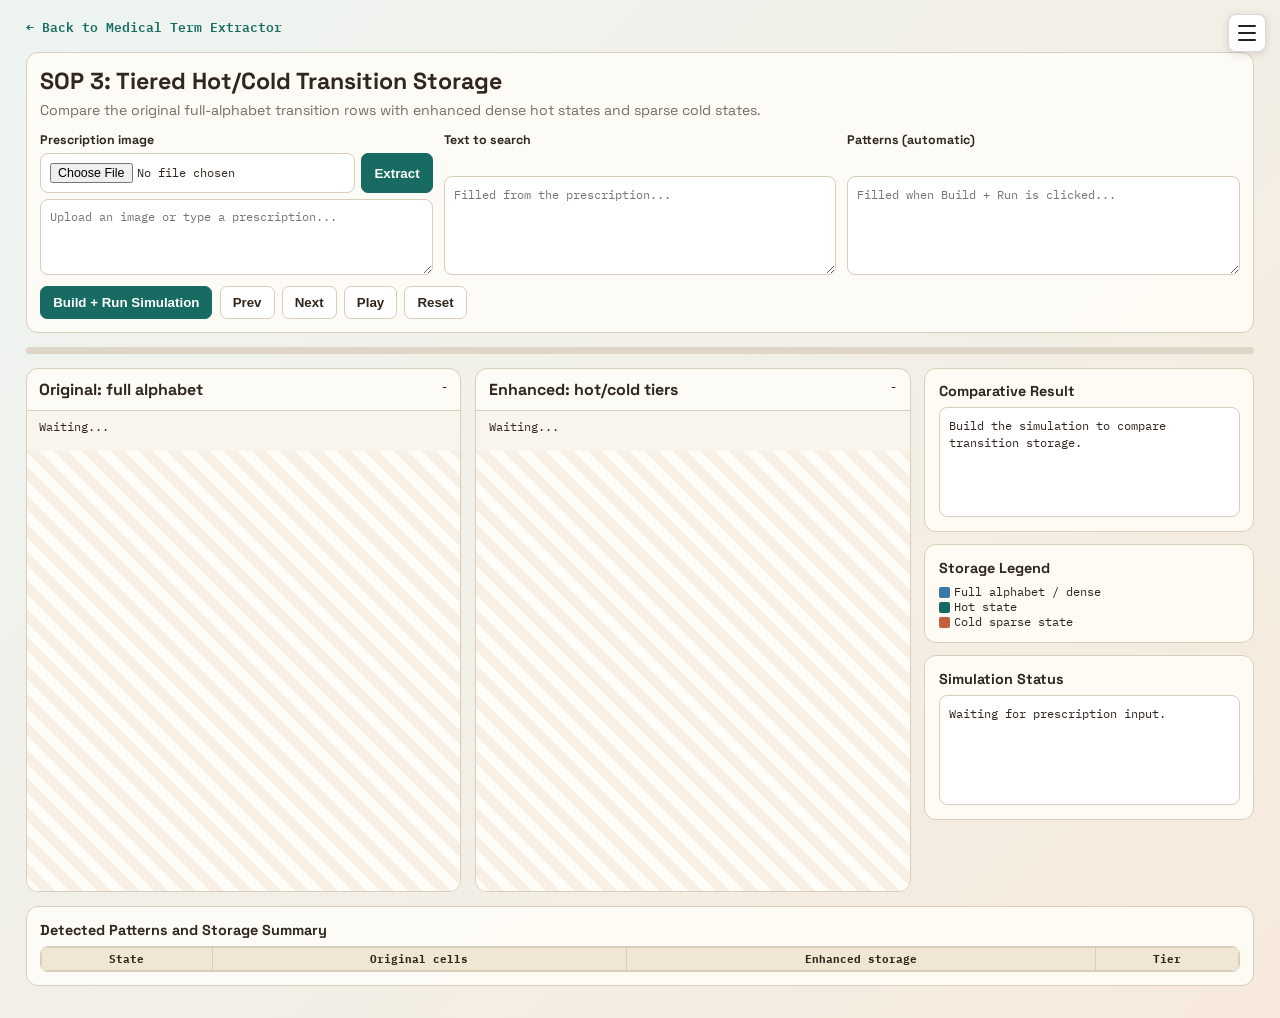
<file: medterm-extractor/medterm-extractor/frontend/sop3/index.html>
<!doctype html>
<html lang="en">
<head>
<meta charset="UTF-8"><meta name="viewport" content="width=device-width, initial-scale=1.0"><title>SOP 3 | Tiered Transition Storage</title>
<link rel="preconnect" href="https://fonts.googleapis.com"><link rel="preconnect" href="https://fonts.gstatic.com" crossorigin><link href="https://fonts.googleapis.com/css2?family=Space+Grotesk:wght@400;500;700&family=IBM+Plex+Mono:wght@400;600&display=swap" rel="stylesheet">
<style>
:root{--bg:#f3f0e8;--card:#fffdf8;--ink:#30261d;--line:#d9cdbb;--teal:#176b63;--orange:#c65f3d;--blue:#3978a8;--muted:#756b60}*{box-sizing:border-box}body{margin:0;color:var(--ink);font-family:"Space Grotesk",sans-serif;background:linear-gradient(135deg,#edf4f1,#f7eadc);min-height:100vh}.wrap{width:min(1450px,96vw);margin:1rem auto 2rem;display:grid;gap:.85rem}a{color:var(--teal);text-decoration:none;font:600 .8rem "IBM Plex Mono",monospace}.hero,.panel,.side section,.tablewrap{background:rgba(255,253,248,.88);border:1px solid var(--line);border-radius:12px;padding:.85rem}.hero h1{margin:0;font-size:1.45rem}.sub{color:var(--muted);font-size:.88rem;margin:.3rem 0 .8rem}.controls{display:grid;grid-template-columns:1fr 1fr 1fr;gap:.7rem}.field{display:grid;gap:.35rem}.label{font-size:.78rem;font-weight:700}textarea,input,select{width:100%;border:1px solid var(--line);border-radius:8px;padding:.55rem;background:#fff;font:.78rem "IBM Plex Mono",monospace;color:var(--ink)}textarea{min-height:76px;resize:vertical}.upload{display:grid;grid-template-columns:1fr auto;gap:.4rem}.buttons{display:flex;gap:.45rem;flex-wrap:wrap;margin-top:.7rem}button{border:1px solid var(--line);border-radius:7px;background:#fff;padding:.5rem .75rem;color:var(--ink);font-weight:700;cursor:pointer}button.primary{background:var(--teal);border-color:var(--teal);color:#fff}button:disabled{opacity:.55;cursor:wait}.progress{height:7px;background:#dfd5c7;border-radius:8px;overflow:hidden}.progress span{display:block;height:100%;width:0;background:var(--orange)}.layout{display:grid;grid-template-columns:minmax(0,1fr) 330px;gap:.85rem;align-items:start}.panels{display:grid;grid-template-columns:1fr 1fr;gap:.85rem}.panel{padding:0;overflow:hidden}.head{padding:.65rem .8rem;border-bottom:1px solid var(--line);font-weight:700;display:flex;justify-content:space-between}.meta,.step,.result,.note{font:.72rem "IBM Plex Mono",monospace}.step{padding:.5rem .8rem;min-height:2.5rem;background:#faf5ec}.canvas{height:440px;overflow:auto;padding:.6rem;background:repeating-linear-gradient(45deg,#fffdf8,#fffdf8 10px,#f8f0e5 10px,#f8f0e5 20px)}svg{min-width:720px;width:100%;height:100%}.side{display:grid;gap:.75rem;position:sticky;top:1rem}.side h2,.tablewrap h2{font-size:.9rem;margin:0 0 .45rem}.result{white-space:pre-wrap;line-height:1.5;background:#fff;border:1px solid var(--line);border-radius:8px;padding:.55rem;min-height:110px;overflow:auto}.swatch{display:inline-block;width:.7rem;height:.7rem;border-radius:2px;margin-right:.25rem;vertical-align:middle}.tablewrap{font-size:.75rem}.tablebox{max-height:250px;overflow:auto;border:1px solid var(--line);border-radius:8px}.tablewrap table{border-collapse:collapse;width:100%;font:.68rem "IBM Plex Mono",monospace}.tablewrap th,.tablewrap td{border:1px solid var(--line);padding:.25rem;text-align:center}.tablewrap th{position:sticky;top:0;background:#f1e5d3}.tablewrap td:nth-child(2){color:var(--blue)}.tablewrap td:nth-child(3){color:var(--teal)}@media(max-width:950px){.controls,.layout,.panels{grid-template-columns:1fr}.side{position:static}.canvas{height:360px}}
</style>
<style>
.site-nav{position:fixed;top:14px;right:14px;z-index:1000;font-family:"Space Grotesk",sans-serif}
.site-nav .hamburger{display:flex;flex-direction:column;justify-content:center;gap:5px;width:38px;height:38px;background:#fff;border:1px solid rgba(0,0,0,0.15);border-radius:8px;cursor:pointer;box-shadow:0 2px 8px rgba(0,0,0,0.12);padding:0}
.site-nav .hamburger span{display:block;height:2px;width:18px;margin:0 auto;background:#222;border-radius:2px;transition:transform .2s ease,opacity .2s ease}
.site-nav .hamburger.open span:nth-child(1){transform:translateY(7px) rotate(45deg)}
.site-nav .hamburger.open span:nth-child(2){opacity:0}
.site-nav .hamburger.open span:nth-child(3){transform:translateY(-7px) rotate(-45deg)}
.site-nav .nav-links{display:none;flex-direction:column;gap:4px;position:absolute;top:calc(100% + 8px);right:0;background:#fff;border:1px solid rgba(0,0,0,0.15);border-radius:10px;padding:8px;box-shadow:0 8px 24px rgba(0,0,0,0.15);min-width:240px}
.site-nav .nav-links.open{display:flex}
.site-nav .nav-links a{color:#30261d;text-decoration:none;font-size:13px;font-weight:600;padding:8px 10px;border-radius:8px}
.site-nav .nav-links a:hover{background:#f3f0e8}
.site-nav .nav-links a.current{color:#176b63}
</style>
</head>
<body>
<div class="site-nav">
  <button class="hamburger" id="siteHamburgerBtn" aria-label="Toggle menu"><span></span><span></span><span></span></button>
  <div class="nav-links" id="siteNavLinks">
    <a href="../index.html">Home</a>
    <a href="../sop1/index.html">SOP 1: Repeated Failure Link Traversal (Skip Table)</a>
    <a href="../sop2/index.html">SOP 2: Scattered Non-Contiguous Node Allocation (Two-Pass BFS)</a>
    <a href="../sop3/index.html" class="current">SOP 3: Full Alphabet Transition Storage (Tiered Hot/Cold)</a>
  </div>
</div>
<div class="wrap"><a href="../index.html">&larr; Back to Medical Term Extractor</a><section class="hero"><h1>SOP 3: Tiered Hot/Cold Transition Storage</h1><div class="sub">Compare the original full-alphabet transition rows with enhanced dense hot states and sparse cold states.</div><div class="controls"><div class="field"><span class="label">Prescription image</span><div class="upload"><input id="image" type="file" accept="image/*"><button id="ocr" class="primary">Extract</button></div><textarea id="prescription" placeholder="Upload an image or type a prescription..."></textarea></div><div class="field"><span class="label">Text to search</span><textarea id="text" placeholder="Filled from the prescription..."></textarea></div><div class="field"><span class="label">Patterns (automatic)</span><textarea id="patterns" placeholder="Filled when Build + Run is clicked..."></textarea></div></div><div class="buttons"><button id="build" class="primary">Build + Run Simulation</button><button id="prev">Prev</button><button id="next">Next</button><button id="play">Play</button><button id="reset">Reset</button></div></section><div class="progress"><span id="bar"></span></div><div class="layout"><section class="panels"><article class="panel"><div class="head">Original: full alphabet <span class="meta" id="ometa">-</span></div><div class="step" id="ostep">Waiting...</div><div class="canvas"><svg id="osvg"></svg></div></article><article class="panel"><div class="head">Enhanced: hot/cold tiers <span class="meta" id="emeta">-</span></div><div class="step" id="estep">Waiting...</div><div class="canvas"><svg id="esvg"></svg></div></article></section><aside class="side"><section><h2>Comparative Result</h2><div class="result" id="result">Build the simulation to compare transition storage.</div></section><section><h2>Storage Legend</h2><div class="note"><span class="swatch" style="background:#3978a8"></span>Full alphabet / dense<br><span class="swatch" style="background:#176b63"></span>Hot state<br><span class="swatch" style="background:#c65f3d"></span>Cold sparse state</div></section><section><h2>Simulation Status</h2><div class="result" id="status">Waiting for prescription input.</div></section></aside></div><section class="tablewrap"><h2>Detected Patterns and Storage Summary</h2><div class="tablebox"><table><thead><tr><th>State</th><th>Original cells</th><th>Enhanced storage</th><th>Tier</th></tr></thead><tbody id="storage"></tbody></table></div></section></div>
<script>
const $=id=>document.getElementById(id),S={nodes:[],text:'',steps:[],i:-1,timer:null};const SIGMA=40,THETA=4;const sharedText=sessionStorage.getItem('medtermExtractorText');if(sharedText){$('prescription').value=sharedText;$('text').value=sharedText;$('status').textContent='Prescription text restored from the main extractor.'}
function norm(x){return(x||'').toUpperCase().replace(/[^A-Z0-9 .,/()%+:-]/g,' ').replace(/\s+/g,' ').trim()}async function getPatterns(t){const r=await fetch('/api/analyze',{method:'POST',headers:{'Content-Type':'application/json'},body:JSON.stringify({text:t,mode:'enhanced'})});const d=await r.json();if(!r.ok)throw Error(d.error||'Pattern discovery failed');return[...new Set((d.matches||[]).map(x=>x.matched_dictionary_term||x.term))]}
function trie(ps){const n=[{id:0,c:new Map(),d:0}];for(const p of ps){let x=0;for(const ch of p){if(!n[x].c.has(ch)){n[x].c.set(ch,n.length);n.push({id:n.length,c:new Map(),d:n[x].d+1})}x=n[x].c.get(ch)}}return n}
function draw(svg,n,current,enh){svg.innerHTML='';const w=Math.max(720,n.length*45),h=390;svg.setAttribute('viewBox',`0 0 ${w} ${h}`);const pos=n.map((x,i)=>({x:30+i*43,y:55+(x.d%6)*55}));for(const x of n)for(const id of x.c.values()){const l=document.createElementNS('http://www.w3.org/2000/svg','line');l.setAttribute('x1',pos[x.id].x);l.setAttribute('y1',pos[x.id].y);l.setAttribute('x2',pos[id].x);l.setAttribute('y2',pos[id].y);l.setAttribute('stroke','#c6b9a8');svg.appendChild(l)}for(const x of n){const c=document.createElementNS('http://www.w3.org/2000/svg','circle');c.setAttribute('cx',pos[x.id].x);c.setAttribute('cy',pos[x.id].y);c.setAttribute('r',x.id===current?13:9);c.setAttribute('fill',x.id===current?'#c65f3d':enh?(x.c.size>=THETA?'#176b63':'#f4c7ad'):'#d5e6f1');c.setAttribute('stroke',enh?(x.c.size>=THETA?'#176b63':'#c65f3d'):'#3978a8');svg.appendChild(c);const t=document.createElementNS('http://www.w3.org/2000/svg','text');t.setAttribute('x',pos[x.id].x);t.setAttribute('y',pos[x.id].y+3);t.setAttribute('text-anchor','middle');t.setAttribute('font-size','8');t.textContent=x.id;svg.appendChild(t)}}
function render(){if(!S.nodes.length)return;const last=S.steps.length-1,x=S.steps[Math.max(0,S.i)]||{ch:'-',o:0,e:0};draw($('osvg'),S.nodes,x.o,false);draw($('esvg'),S.nodes,x.e,true);$('ostep').textContent=`step ${Math.max(0,S.i+1)}/${S.steps.length} | char=${x.ch} | full alphabet row`;$('estep').textContent=`step ${Math.max(0,S.i+1)}/${S.steps.length} | char=${x.ch} | ${S.nodes[x.e].c.size>=THETA?'hot dense':'cold sparse'} row`;$('bar').style.width=`${S.i>=last?100:Math.max(0,(S.i+1)/S.steps.length*100)}%`;if(S.i>=last)$('status').textContent='Traversal complete. Storage comparison is ready.'}
function play(){clearInterval(S.timer);$('play').textContent='Pause';S.timer=setInterval(()=>{if(S.i>=S.steps.length-1){clearInterval(S.timer);$('play').textContent='Play';render();return}S.i++;render()},500)}
$('build').onclick=async()=>{clearInterval(S.timer);const text=norm($('text').value||$('prescription').value);if(!text)return $('status').textContent='Provide prescription text first.';try{const ps=await getPatterns(text);if(!ps.length)return $('status').textContent='No dictionary patterns found.';$('patterns').value=ps.join(', ');S.text=text;S.nodes=trie(ps);S.steps=[...text].map((ch,i)=>({ch,o:i%S.nodes.length,e:(i*3)%S.nodes.length}));S.i=-1;const hot=S.nodes.filter(n=>n.c.size>=THETA).length,cold=S.nodes.length-hot;$('ometa').textContent=`nodes=${S.nodes.length} | ${S.nodes.length*SIGMA} cells`;$('emeta').textContent=`hot=${hot} | cold=${cold}`;$('result').textContent=`Patterns used: ${ps.length}\nOriginal storage: ${S.nodes.length*SIGMA} full-alphabet cells\nEnhanced storage: ${hot*SIGMA} hot dense cells + ${cold} cold sparse maps\nHot threshold: ${THETA} outgoing transitions\nSearch text length: ${text.length}`;$('storage').innerHTML=S.nodes.map((n,i)=>`<tr><td>S${i}</td><td>${SIGMA}</td><td>${n.c.size>=THETA?SIGMA:n.c.size}</td><td>${n.c.size>=THETA?'HOT':'COLD'}</td></tr>`).join('');$('status').textContent='Automaton built. Simulation is running; result appears after the final step.';render();play()}catch(e){$('status').textContent=e.message}};
$('ocr').onclick=async()=>{const f=$('image').files[0];if(!f)return $('status').textContent='Choose an image first.';const fd=new FormData();fd.append('image',f);$('ocr').disabled=true;$('status').textContent='Extracting prescription text...';try{const r=await fetch('/api/ocr',{method:'POST',body:fd}),d=await r.json();if(!r.ok)throw Error(d.error||'OCR failed');$('prescription').value=d.text||'';$('text').value=d.text||'';$('status').textContent='Image text loaded. Build the simulation.'}catch(e){$('status').textContent=e.message}finally{$('ocr').disabled=false}};
$('prev').onclick=()=>{clearInterval(S.timer);S.i=Math.max(-1,S.i-1);render()};$('next').onclick=()=>{clearInterval(S.timer);S.i=Math.min(S.steps.length-1,S.i+1);render()};$('play').onclick=()=>S.timer?(clearInterval(S.timer),$('play').textContent='Play'):play();$('reset').onclick=()=>{clearInterval(S.timer);S.i=-1;S.resultText='';$('result').textContent='Simulation reset. Comparative result will appear after the final step.';$('play').textContent='Play';render()};
const originalBuild=$('build').onclick;$('build').onclick=async()=>{await originalBuild();if(!S.nodes.length)return;const baselineStorage=S.nodes.length*SIGMA,hot=S.nodes.filter(n=>n.c.size>=THETA).length,cold=S.nodes.length-hot,enhancedStorage=hot*SIGMA+cold,saved=baselineStorage-enhancedStorage,percent=baselineStorage?((saved/baselineStorage)*100).toFixed(1):'0.0';S.resultText=`Patterns used: ${S.patterns.length}\nBaseline total: ${baselineStorage} cells\nEnhanced total: ${enhancedStorage} cells\nEnhanced saves: ${saved} cells (${percent}% reduction)`;$('result').textContent='Simulation running. Comparative result will appear after the final step.';};const originalRender=render;render=()=>{originalRender();if(S.nodes.length&&S.i>=S.steps.length-1&&S.resultText)$('result').textContent=S.resultText;};
document.getElementById('siteHamburgerBtn').addEventListener('click',()=>{document.getElementById('siteHamburgerBtn').classList.toggle('open');document.getElementById('siteNavLinks').classList.toggle('open')});
</script></body></html>
</file>
<file: medterm-extractor/medterm-extractor/frontend/style.css>
:root {
  --bg: #f2f4f8;
  --panel: #ffffff;
  --border: #e2e6ee;
  --text: #1c2230;
  --muted: #6b7280;
  --blue: #2f5fe0;
  --blue-dark: #1f47b8;
  --teal: #0f9d78;
  --teal-dark: #0c7d60;
  --danger: #d64545;
  --radius: 12px;
  --mono: "IBM Plex Mono", "SFMono-Regular", Consolas, monospace;
  --sans: "Inter", -apple-system, BlinkMacSystemFont, "Segoe UI", Roboto, sans-serif;
}

* { box-sizing: border-box; }

body {
  margin: 0;
  font-family: var(--sans);
  background: var(--bg);
  color: var(--text);
  -webkit-font-smoothing: antialiased;
}

/* ---------------- Topbar ---------------- */
.topbar {
  display: flex;
  align-items: center;
  justify-content: space-between;
  gap: 24px;
  padding: 14px 28px;
  background: var(--panel);
  border-bottom: 1px solid var(--border);
  position: sticky;
  top: 0;
  z-index: 10;
  flex-wrap: wrap;
}

.brand { display: flex; align-items: center; gap: 12px; }

.brand-mark {
  width: 80px;
  height: 80px;
  border-radius: 10px;
  object-fit: cover;
}

.brand-text { display: flex; flex-direction: column; line-height: 1.2; }
.brand-title { font-weight: 700; font-size: 15px; }
.brand-sub { font-size: 12px; color: var(--muted); }

.mode-switch {
  position: relative;
  display: inline-flex;
  align-items: center;
  gap: 10px;
}

.mode-toggle {
  position: relative;
  display: inline-flex;
  background: var(--bg);
  border: 1px solid var(--border);
  border-radius: 999px;
  padding: 4px;
  gap: 2px;
}

.mode-thumb {
  position: absolute;
  top: 4px;
  left: 4px;
  height: calc(100% - 8px);
  width: calc(50% - 4px);
  border-radius: 999px;
  background: var(--blue);
  transition: transform 0.25s ease, background 0.25s ease;
  z-index: 0;
}

.mode-switch[data-active="enhanced"] .mode-thumb {
  transform: translateX(100%);
  background: var(--teal);
}

.mode-btn {
  position: relative;
  z-index: 1;
  border: none;
  background: transparent;
  padding: 8px 16px;
  border-radius: 999px;
  font-size: 13px;
  font-weight: 600;
  color: var(--muted);
  cursor: pointer;
  display: flex;
  align-items: center;
  gap: 8px;
  transition: color 0.2s ease;
  white-space: nowrap;
}

.mode-btn.active { color: white; }

.mode-dot {
  width: 6px;
  height: 6px;
  border-radius: 50%;
  background: currentColor;
  opacity: 0.6;
}

.mode-caption {
  font-size: 13px;
  color: var(--muted);
  margin: 18px 4px 0;
  max-width: 900px;
}

.hamburger {
  display: flex;
  flex-direction: column;
  justify-content: center;
  gap: 5px;
  width: 36px;
  height: 36px;
  background: transparent;
  border: 1px solid var(--border);
  border-radius: 8px;
  cursor: pointer;
  padding: 0;
}

.hamburger span {
  display: block;
  height: 2px;
  width: 18px;
  margin: 0 auto;
  background: var(--text);
  border-radius: 2px;
}

.hamburger.open span:nth-child(1) { transform: translateY(7px) rotate(45deg); }
.hamburger.open span:nth-child(2) { opacity: 0; }
.hamburger.open span:nth-child(3) { transform: translateY(-7px) rotate(-45deg); }

.hamburger span {
  transition: transform 0.2s ease, opacity 0.2s ease;
}

.nav-links {
  display: none;
  flex-direction: column;
  gap: 4px;
  position: absolute;
  top: calc(100% + 8px);
  right: 0;
  background: var(--panel);
  border: 1px solid var(--border);
  border-radius: 10px;
  padding: 8px;
  box-shadow: 0 8px 24px rgba(0,0,0,0.08);
}

.nav-links.open {
  display: flex;
}

.nav-links a {
  color: var(--text);
  text-decoration: none;
  font-size: 13px;
  font-weight: 600;
  padding: 8px 12px;
  border-radius: 8px;
}

.nav-links a:hover {
  background: var(--bg);
}

/* ---------------- Layout ---------------- */
.layout {
  max-width: 1080px;
  margin: 0 auto;
  padding: 20px 24px 60px;
}

.panels {
  display: grid;
  grid-template-columns: 1fr 1.3fr;
  gap: 20px;
  margin-top: 14px;
}

@media (max-width: 820px) {
  .panels { grid-template-columns: 1fr; }
}

.card {
  background: var(--panel);
  border: 1px solid var(--border);
  border-radius: var(--radius);
  padding: 20px;
}

.card-title {
  font-size: 13px;
  font-weight: 700;
  letter-spacing: 0.04em;
  text-transform: uppercase;
  color: var(--text);
  margin: 0 0 14px;
}

.card-title-row {
  display: flex;
  align-items: baseline;
  gap: 8px;
  flex-wrap: wrap;
  margin-bottom: 14px;
}
.card-title-row .card-title { margin: 0; }
.hint { font-size: 12px; color: var(--muted); font-style: italic; }

/* ---------------- Dropzone ---------------- */
.dropzone {
  display: flex;
  flex-direction: column;
  align-items: center;
  justify-content: center;
  gap: 6px;
  border: 1.5px dashed var(--border);
  border-radius: 10px;
  background: #f8f9fc;
  padding: 32px 16px;
  cursor: pointer;
  text-align: center;
  transition: border-color 0.2s ease, background 0.2s ease;
  position: relative;
  min-height: 180px;
  overflow: hidden;
}

.dropzone:hover, .dropzone.dragover {
  border-color: var(--blue);
  background: #eef2ff;
}

.dropzone-icon { font-size: 28px; opacity: 0.6; }
.dropzone-title { font-weight: 600; font-size: 14px; }
.dropzone-sub { font-size: 12px; color: var(--muted); }

.preview-img {
  position: absolute;
  inset: 0;
  width: 100%;
  height: 100%;
  object-fit: cover;
  border-radius: 9px;
}

/* ---------------- Buttons ---------------- */
.btn {
  margin-top: 14px;
  width: 100%;
  border: none;
  border-radius: 8px;
  padding: 11px 16px;
  font-size: 14px;
  font-weight: 600;
  cursor: pointer;
  display: inline-flex;
  align-items: center;
  justify-content: center;
  gap: 8px;
  transition: background 0.2s ease, opacity 0.2s ease;
}

.btn:disabled { opacity: 0.5; cursor: not-allowed; }

.btn-primary { background: var(--blue); color: white; }
.btn-primary:hover:not(:disabled) { background: var(--blue-dark); }

.btn-secondary { background: #e9edf7; color: var(--blue-dark); }
.btn-secondary:hover:not(:disabled) { background: #dde3f5; }

.mode-switch[data-active="enhanced"] ~ .layout .btn-primary,
body[data-mode="enhanced"] .btn-primary { background: var(--teal); }
body[data-mode="enhanced"] .btn-primary:hover:not(:disabled) { background: var(--teal-dark); }

.spinner {
  width: 14px;
  height: 14px;
  border-radius: 50%;
  border: 2px solid rgba(255,255,255,0.5);
  border-top-color: white;
  animation: spin 0.7s linear infinite;
}
.btn-secondary .spinner { border-color: rgba(31,71,184,0.25); border-top-color: var(--blue-dark); }

@keyframes spin { to { transform: rotate(360deg); } }

/* ---------------- Text input ---------------- */
.text-input {
  width: 100%;
  min-height: 140px;
  resize: vertical;
  border: 1px solid var(--border);
  background: #f8f9fc;
  border-radius: 10px;
  padding: 14px;
  font-family: var(--mono);
  font-size: 13.5px;
  line-height: 1.5;
  color: var(--text);
}
.text-input:focus { outline: 2px solid var(--blue); outline-offset: 1px; }
body[data-mode="enhanced"] .text-input:focus { outline-color: var(--teal); }

/* ---------------- Results ---------------- */
.results-card { margin-top: 20px; min-height: 160px; }

.results-empty {
  display: flex;
  flex-direction: column;
  align-items: center;
  text-align: center;
  gap: 10px;
  color: var(--muted);
  padding: 30px 10px;
  font-size: 13.5px;
}
.results-empty-icon { font-size: 30px; opacity: 0.5; }

.results-header {
  display: flex;
  align-items: center;
  justify-content: space-between;
  margin-bottom: 14px;
}

.badge {
  font-family: var(--mono);
  font-size: 11px;
  font-weight: 700;
  letter-spacing: 0.06em;
  padding: 4px 10px;
  border-radius: 999px;
  background: var(--blue);
  color: white;
}
body[data-mode="enhanced"] .badge { background: var(--teal); }

.highlighted-text {
  background: #f8f9fc;
  border: 1px solid var(--border);
  border-radius: 10px;
  padding: 14px;
  font-family: var(--mono);
  font-size: 13.5px;
  line-height: 1.7;
  margin-bottom: 20px;
  white-space: pre-wrap;
  word-break: break-word;
}

mark.hit-drug { background: #cfe0ff; color: #1a3a8f; border-radius: 3px; padding: 0 2px; }
mark.hit-dosage { background: #d9f2e6; color: #0c6b4d; border-radius: 3px; padding: 0 2px; }
mark.hit-frequency { background: #fdead0; color: #94590a; border-radius: 3px; padding: 0 2px; }
mark.hit-abbreviation { background: #f4dcfb; color: #7a1e9c; border-radius: 3px; padding: 0 2px; }
mark.hit-treatment { background: #ffd9d9; color: #a11f1f; border-radius: 3px; padding: 0 2px; }
mark.hit-other { background: #e5e7eb; color: #374151; border-radius: 3px; padding: 0 2px; }
mark.hit-fuzzy { outline: 1.5px dashed #9333ea; outline-offset: 1px; }

.results-grid {
  display: grid;
  grid-template-columns: 1.4fr 1fr;
  gap: 24px;
}
@media (max-width: 820px) { .results-grid { grid-template-columns: 1fr; } }

.results-subtitle {
  font-size: 12px;
  font-weight: 700;
  text-transform: uppercase;
  letter-spacing: 0.04em;
  color: var(--muted);
  margin: 0 0 10px;
}

.terms-table {
  width: 100%;
  border-collapse: collapse;
  font-size: 13px;
}
.terms-table th, .terms-table td {
  text-align: left;
  padding: 8px 10px;
  border-bottom: 1px solid var(--border);
}
.terms-table th { color: var(--muted); font-weight: 600; font-size: 11.5px; text-transform: uppercase; }
.terms-table td.mono { font-family: var(--mono); }

.pill { display: inline-block; padding: 2px 8px; border-radius: 999px; font-size: 11px; font-weight: 600; }
.pill-exact { background: #d9f2e6; color: #0c6b4d; }
.pill-fuzzy { background: #f4e3fb; color: #7a1e9c; }

.no-terms { color: var(--muted); font-size: 13px; }

.abbrev-list { list-style: none; margin: 0; padding: 0; display: flex; flex-direction: column; gap: 8px; }
.abbrev-list li {
  display: flex;
  justify-content: space-between;
  gap: 10px;
  background: #f8f9fc;
  border: 1px solid var(--border);
  border-radius: 8px;
  padding: 8px 12px;
  font-size: 13px;
}
.abbrev-term { font-family: var(--mono); font-weight: 700; color: var(--blue-dark); }
body[data-mode="enhanced"] .abbrev-term { color: var(--teal-dark); }
.abbrev-meaning { color: var(--muted); text-align: right; }

.error-banner {
  margin-top: 16px;
  background: #fdecec;
  border: 1px solid #f5c2c2;
  color: var(--danger);
  padding: 10px 14px;
  border-radius: 8px;
  font-size: 13px;
}
</file>
